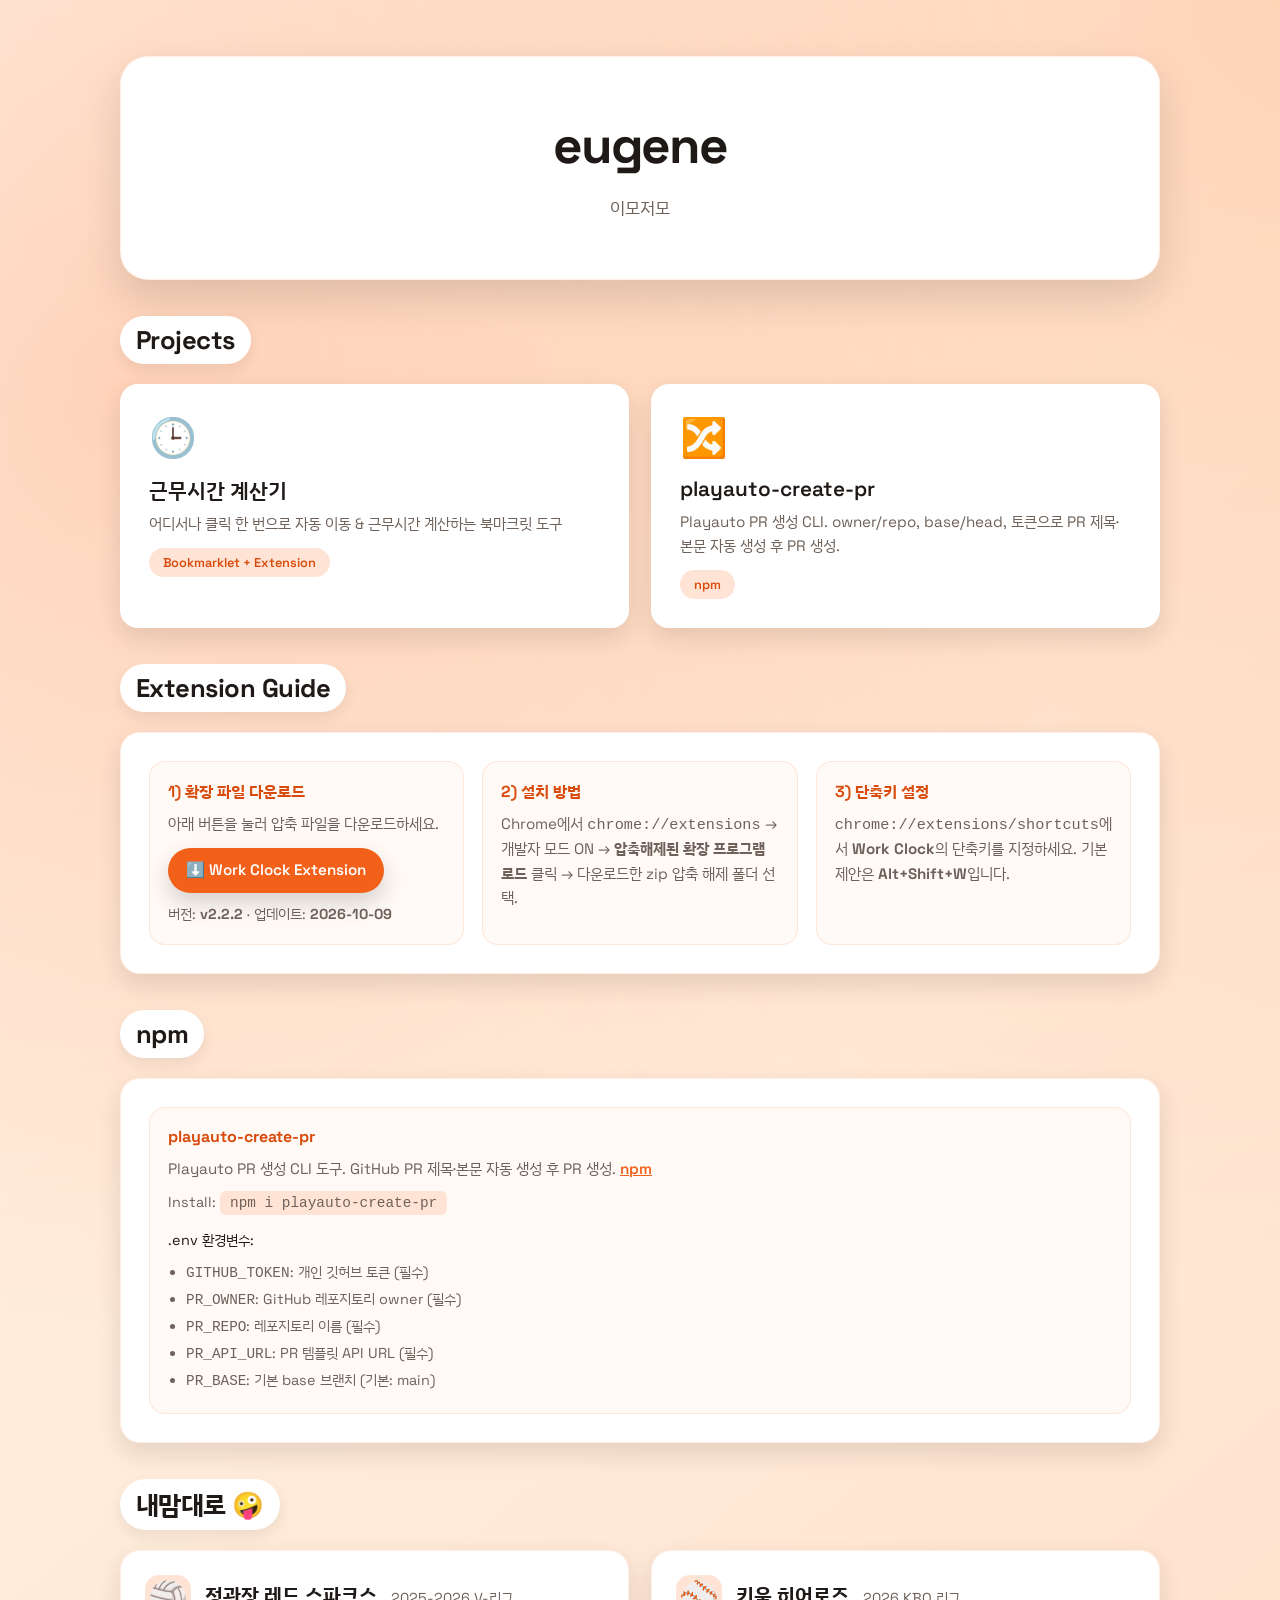
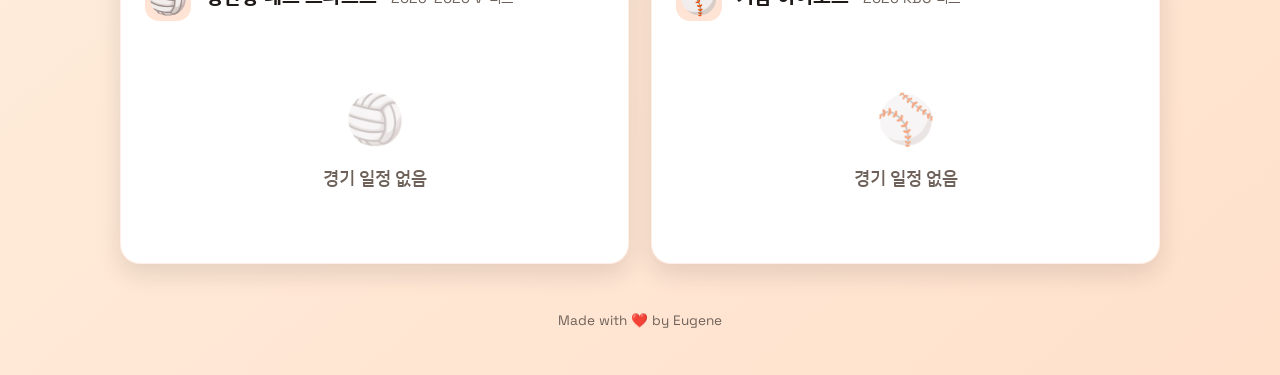
<file: index.html>
<!DOCTYPE html>
<html lang="ko">
<head>
    <meta charset="UTF-8">
    <meta name="viewport" content="width=device-width, initial-scale=1.0">
    <title>Eugene's Profile</title>
    <link rel="icon" href="assets/dev.svg" type="image/svg+xml">
    <link rel="apple-touch-icon" href="assets/dev.svg">
    <style>
        @import url('https://fonts.googleapis.com/css2?family=Space+Grotesk:wght@400;500;600;700&family=IBM+Plex+Sans+KR:wght@400;500;600&display=swap');

        :root {
            color-scheme: light;
            --ink: #1f1a17;
            --muted: #6e6159;
            --cream: #fff7f0;
            --paper: #ffffff;
            --orange-500: #ff7a3b;
            --orange-600: #f2601a;
            --orange-700: #d94b0c;
            --orange-100: #ffe4d6;
            --shadow-soft: 0 18px 40px rgba(31, 26, 23, 0.14);
            --shadow-card: 0 10px 24px rgba(31, 26, 23, 0.12);
            --shadow-hover: 0 16px 30px rgba(31, 26, 23, 0.2);
        }

        * {
            margin: 0;
            padding: 0;
            box-sizing: border-box;
        }

        body {
            font-family: "Space Grotesk", "IBM Plex Sans KR", "Apple SD Gothic Neo", sans-serif;
            color: var(--ink);
            background:
                radial-gradient(circle at top right, rgba(255, 180, 135, 0.45), transparent 55%),
                radial-gradient(circle at 10% 20%, rgba(255, 122, 59, 0.25), transparent 50%),
                linear-gradient(140deg, #fff4ea 0%, #ffeddc 45%, #ffe1cc 100%);
            min-height: 100vh;
            padding: 56px 20px 40px;
        }

        .container {
            max-width: 1040px;
            margin: 0 auto;
        }

        .profile-header {
            background: var(--paper);
            padding: 56px 44px;
            border-radius: 28px;
            box-shadow: var(--shadow-soft);
            text-align: center;
            margin-bottom: 36px;
            border: 1px solid rgba(255, 122, 59, 0.12);
        }

        .profile-header h1 {
            font-size: clamp(2.2rem, 5vw, 3.2rem);
            letter-spacing: -0.04em;
            color: var(--ink);
            margin-bottom: 16px;
        }

        .profile-header p {
            font-size: 1.05rem;
            color: var(--muted);
            line-height: 1.7;
        }

        .section-title {
            color: var(--ink);
            font-size: 1.6rem;
            margin: 12px 0 20px;
            text-align: left;
            letter-spacing: -0.02em;
        }

        .section-title span {
            display: inline-flex;
            align-items: center;
            gap: 10px;
            background: var(--paper);
            padding: 8px 16px;
            border-radius: 999px;
            box-shadow: 0 6px 14px rgba(31, 26, 23, 0.08);
        }

        .projects-grid {
            display: grid;
            grid-template-columns: repeat(auto-fit, minmax(260px, 1fr));
            gap: 22px;
            margin-bottom: 36px;
        }

        .project-card {
            background: var(--paper);
            padding: 28px;
            border-radius: 18px;
            box-shadow: var(--shadow-card);
            transition: transform 0.25s ease, box-shadow 0.25s ease, border-color 0.25s ease;
            cursor: pointer;
            text-decoration: none;
            color: inherit;
            display: block;
            border: 1px solid transparent;
        }

        .project-card:hover {
            transform: translateY(-6px);
            box-shadow: var(--shadow-hover);
            border-color: rgba(255, 122, 59, 0.3);
        }

        .project-icon {
            font-size: 2.4rem;
            margin-bottom: 14px;
        }

        .project-title {
            font-size: 1.3rem;
            color: var(--ink);
            margin-bottom: 8px;
            font-weight: 600;
        }

        .project-description {
            color: var(--muted);
            line-height: 1.6;
            font-size: 0.95rem;
        }

        .project-tag {
            display: inline-flex;
            align-items: center;
            gap: 6px;
            background: var(--orange-100);
            color: var(--orange-700);
            padding: 6px 14px;
            border-radius: 20px;
            font-size: 0.8rem;
            margin-top: 12px;
            font-weight: 600;
        }

        .footer {
            text-align: center;
            color: var(--muted);
            padding: 12px;
            font-size: 0.85rem;
        }

        .guide-section {
            background: var(--paper);
            padding: 28px;
            border-radius: 20px;
            box-shadow: var(--shadow-card);
            border: 1px solid rgba(255, 122, 59, 0.12);
            margin-bottom: 36px;
        }

        .guide-title {
            font-size: 1.2rem;
            margin-bottom: 14px;
            color: var(--ink);
        }

        .guide-grid {
            display: grid;
            grid-template-columns: repeat(auto-fit, minmax(260px, 1fr));
            gap: 18px;
        }

        .guide-card {
            background: #fffaf6;
            border: 1px solid rgba(255, 122, 59, 0.16);
            border-radius: 16px;
            padding: 18px;
        }

        .guide-card h4 {
            margin-bottom: 10px;
            color: var(--orange-700);
            font-size: 1rem;
        }

        .guide-card p {
            color: var(--muted);
            font-size: 0.95rem;
            line-height: 1.6;
        }

        .download-btn {
            display: inline-flex;
            align-items: center;
            gap: 8px;
            padding: 10px 18px;
            border-radius: 999px;
            background: var(--orange-600);
            color: white;
            text-decoration: none;
            font-weight: 600;
            font-size: 0.95rem;
            box-shadow: 0 10px 22px rgba(31, 26, 23, 0.18);
            transition: transform 0.2s ease, box-shadow 0.2s ease, background 0.2s ease;
        }

        .download-btn:hover {
            transform: translateY(-2px);
            box-shadow: 0 14px 26px rgba(31, 26, 23, 0.24);
            background: var(--orange-700);
        }

        /* Sports Schedule Grid */
        .sports-grid {
            display: grid;
            grid-template-columns: repeat(2, minmax(0, 1fr));
            gap: 22px;
            margin-bottom: 36px;
        }

        .schedule-section {
            background: var(--paper);
            padding: 24px;
            border-radius: 20px;
            box-shadow: var(--shadow-card);
            display: flex;
            flex-direction: column;
            border: 1px solid rgba(255, 122, 59, 0.12);
        }

        .schedule-header {
            text-align: left;
            margin-bottom: 18px;
            display: flex;
            align-items: center;
            gap: 14px;
        }

        .schedule-header h2 {
            font-size: 1.25rem;
            margin-bottom: 4px;
        }

        .schedule-header.volleyball h2,
        .schedule-header.baseball h2 {
            color: var(--ink);
        }

        .schedule-header .team-logo {
            font-size: 2rem;
            background: var(--orange-100);
            width: 46px;
            height: 46px;
            border-radius: 14px;
            display: grid;
            place-items: center;
        }

        .schedule-header .season {
            color: var(--muted);
            font-size: 0.9rem;
        }

        .schedule-container {
            max-height: 400px;
            overflow-y: auto;
            padding: 4px;
            flex: 1;
        }

        .schedule-container::-webkit-scrollbar {
            width: 10px;
        }

        .schedule-container::-webkit-scrollbar-track {
            background: #f5ede6;
            border-radius: 999px;
        }

        .schedule-container::-webkit-scrollbar-thumb {
            background: linear-gradient(135deg, var(--orange-500) 0%, var(--orange-700) 100%);
            border-radius: 999px;
        }

        .match-card {
            background: var(--paper);
            border-radius: 12px;
            padding: 14px 16px;
            margin-bottom: 12px;
            box-shadow: 0 4px 12px rgba(31, 26, 23, 0.08);
            transition: transform 0.2s ease, box-shadow 0.2s ease;
            border: 1px solid rgba(255, 122, 59, 0.18);
        }

        .match-card.home {
            background: linear-gradient(135deg, #fff2e7 0%, #ffe0cf 100%);
            border-color: rgba(255, 122, 59, 0.4);
        }

        .match-card.away {
            background: #fffaf6;
            border-color: rgba(255, 122, 59, 0.2);
        }

        .match-card:hover {
            transform: translateX(2px);
            box-shadow: 0 6px 16px rgba(31, 26, 23, 0.16);
        }

        .no-schedule {
            text-align: center;
            padding: 50px 20px;
            color: var(--muted);
        }

        .no-schedule-icon {
            font-size: 3em;
            margin-bottom: 15px;
            opacity: 0.5;
        }

        .no-schedule-text {
            font-size: 1.1em;
            font-weight: 500;
        }

        .match-header {
            display: flex;
            justify-content: space-between;
            align-items: center;
            margin-bottom: 10px;
            padding-bottom: 10px;
            border-bottom: 1px solid rgba(255, 122, 59, 0.2);
        }

        .match-date {
            font-size: 0.95em;
            font-weight: bold;
        }

        .match-time {
            font-size: 0.8em;
            opacity: 0.9;
        }

        .match-round {
            background: rgba(255, 122, 59, 0.15);
            color: var(--orange-700);
            padding: 4px 12px;
            border-radius: 999px;
            font-size: 0.75rem;
            font-weight: 600;
        }

        .match-body {
            display: flex;
            justify-content: space-between;
            align-items: center;
        }

        .match-opponent {
            font-size: 1.05rem;
            font-weight: 600;
        }

        .match-location {
            font-size: 0.8rem;
            color: var(--muted);
            margin-top: 4px;
        }

        .match-badge {
            background: var(--orange-500);
            color: white;
            padding: 6px 12px;
            border-radius: 999px;
            font-weight: 600;
            font-size: 0.75rem;
        }

        .match-card.home .match-badge {
            background: var(--orange-700);
        }

        .loading,
        .error {
            text-align: center;
            padding: 40px;
            color: var(--muted);
            font-size: 1rem;
        }

        .error {
            color: var(--orange-700);
        }

        .reveal {
            opacity: 0;
            transform: translateY(14px);
            animation: rise 0.7s ease forwards;
        }

        .reveal.delay-1 { animation-delay: 0.08s; }
        .reveal.delay-2 { animation-delay: 0.16s; }
        .reveal.delay-3 { animation-delay: 0.24s; }

        @keyframes rise {
            from {
                opacity: 0;
                transform: translateY(14px);
            }
            to {
                opacity: 1;
                transform: translateY(0);
            }
        }

        @media (max-width: 768px) {
            .profile-header h1 {
                font-size: 2rem;
            }

            .profile-header {
                padding: 40px 24px;
            }

            .projects-grid {
                grid-template-columns: 1fr;
            }

            .section-title {
                font-size: 1.35rem;
            }

            .sports-grid {
                grid-template-columns: 1fr;
            }

            .schedule-section {
                padding: 20px;
            }

            .schedule-header h2 {
                font-size: 1.15rem;
            }

            .schedule-container {
                max-height: 350px;
            }

            .match-card {
                padding: 12px;
            }

            .match-header {
                flex-direction: column;
                align-items: flex-start;
                gap: 10px;
            }

            .match-body {
                flex-direction: column;
                align-items: flex-start;
                gap: 10px;
            }

            .match-opponent {
                font-size: 1.1em;
            }
        }
    </style>
</head>
<body>
    <div class="container">
        <!-- Profile Header -->
        <div class="profile-header reveal">
            <h1>eugene</h1>
            <p>이모저모</p>
        </div>

        <!-- Projects Section -->
        <h2 class="section-title reveal delay-1"><span>Projects</span></h2>
        <div class="projects-grid">
            <!-- Work Clock Project -->
            <a href="work-clock.html" class="project-card reveal delay-2">
                <div class="project-icon">🕒</div>
                <h3 class="project-title">근무시간 계산기</h3>
                <p class="project-description">
                    어디서나 클릭 한 번으로 자동 이동 & 근무시간 계산하는 북마크릿 도구
                </p>
                <span class="project-tag">Bookmarklet + Extension</span>
            </a>

            <!-- playauto-create-pr (npm) -->
            <a href="#npm" class="project-card reveal delay-2">
                <div class="project-icon">🔀</div>
                <h3 class="project-title">playauto-create-pr</h3>
                <p class="project-description">
                    Playauto PR 생성 CLI. owner/repo, base/head, 토큰으로 PR 제목·본문 자동 생성 후 PR 생성.
                </p>
                <span class="project-tag">npm</span>
            </a>

            <!-- Add more projects here -->
            <!-- Example:
            <a href="project2.html" class="project-card">
                <div class="project-icon">🎮</div>
                <h3 class="project-title">프로젝트 이름</h3>
                <p class="project-description">
                    프로젝트 설명을 여기에 작성하세요
                </p>
                <span class="project-tag">카테고리</span>
            </a>
            -->
        </div>

        <!-- Extension Guide Section -->
        <h2 class="section-title reveal delay-1"><span>Extension Guide</span></h2>
        <section id="extension-guide" class="guide-section reveal delay-2">
            <div class="guide-grid">
                <div class="guide-card">
                    <h4>1) 확장 파일 다운로드</h4>
                    <p>아래 버튼을 눌러 압축 파일을 다운로드하세요.</p>
                    <p style="margin-top:12px;">
                        <a id="ext-download" class="download-btn" href="downloads/work-clock-extension.zip" download>⬇️ Work Clock Extension</a>
                    </p>
                    <p id="ext-meta" style="margin-top:10px;color:var(--muted);font-size:0.9rem;">
                        버전: <strong id="ext-version">v-</strong> · 업데이트: <strong id="ext-updated">-</strong>
                    </p>
                </div>
                <div class="guide-card">
                    <h4>2) 설치 방법</h4>
                    <p>Chrome에서 <code>chrome://extensions</code> → 개발자 모드 ON → <strong>압축해제된 확장 프로그램 로드</strong> 클릭 → 다운로드한 zip 압축 해제 폴더 선택.</p>
                </div>
                <div class="guide-card">
                    <h4>3) 단축키 설정</h4>
                    <p><code>chrome://extensions/shortcuts</code>에서 <strong>Work Clock</strong>의 단축키를 지정하세요. 기본 제안은 <strong>Alt+Shift+W</strong>입니다.</p>
                </div>
            </div>
        </section>

        <!-- npm Package: playauto-create-pr -->
        <h2 id="npm" class="section-title reveal delay-1"><span>npm</span></h2>
        <section class="guide-section reveal delay-2">
            <div class="guide-grid">
                <div class="guide-card">
                    <h4>playauto-create-pr</h4>
                    <p>Playauto PR 생성 CLI 도구. GitHub PR 제목·본문 자동 생성 후 PR 생성. <a href="https://www.npmjs.com/package/playauto-create-pr" target="_blank" rel="noopener noreferrer" style="color:var(--orange-600);font-weight:600;">npm</a></p>
                    <p style="margin-top:10px;color:var(--muted);font-size:0.9rem;">Install: <code style="background:var(--orange-100);padding:4px 10px;border-radius:6px;">npm i playauto-create-pr</code></p>
                    <p style="margin-top:14px;font-size:0.9rem;color:var(--ink);">.env 환경변수:</p>
                    <ul style="margin:8px 0 0;padding-left:18px;color:var(--muted);font-size:0.9rem;line-height:1.8;">
                        <li><code>GITHUB_TOKEN</code>: 개인 깃허브 토큰 (필수)</li>
                        <li><code>PR_OWNER</code>: GitHub 레포지토리 owner (필수)</li>
                        <li><code>PR_REPO</code>: 레포지토리 이름 (필수)</li>
                        <li><code>PR_API_URL</code>: PR 템플릿 API URL (필수)</li>
                        <li><code>PR_BASE</code>: 기본 base 브랜치 (기본: main)</li>
                    </ul>
                </div>
            </div>
        </section>

        <!-- Sports Schedule Section -->
        <h2 class="section-title reveal delay-1"><span>내맘대로 🤪</span></h2>
        <div class="sports-grid">
            <!-- Volleyball Schedule -->
            <div class="schedule-section reveal delay-2">
                <div class="schedule-header volleyball">
                    <div class="team-logo">🏐</div>
                    <h2 id="volleyball-team-name">경기 일정</h2>
                    <p class="season" id="volleyball-season-info">로딩 중...</p>
                </div>
                <div id="volleyball-schedule-content" class="loading">
                    경기 일정을 불러오는 중...
                </div>
            </div>

            <!-- Baseball Schedule -->
            <div class="schedule-section reveal delay-3">
                <div class="schedule-header baseball">
                    <div class="team-logo">⚾</div>
                    <h2 id="baseball-team-name">경기 일정</h2>
                    <p class="season" id="baseball-season-info">로딩 중...</p>
                </div>
                <div id="baseball-schedule-content" class="loading">
                    경기 일정을 불러오는 중...
                </div>
            </div>
        </div>

        <!-- Footer -->
        <div class="footer reveal delay-2">
            <p>Made with ❤️ by Eugene</p>
        </div>
    </div>

    <script>
        // 확장 메타 정보 표시
        (async () => {
            try {
                const res = await fetch('extensions/work-clock/manifest.json', { cache: 'no-store' });
                if (!res.ok) return;
                const data = await res.json();
                const versionEl = document.getElementById('ext-version');
                const updatedEl = document.getElementById('ext-updated');
                const downloadEl = document.getElementById('ext-download');
                if (versionEl && data.version) versionEl.textContent = `v${data.version}`;
                if (updatedEl && data.x_last_updated) updatedEl.textContent = data.x_last_updated;
                if (downloadEl && data.version) downloadEl.href = `downloads/work-clock-extension-v${data.version}.zip`;
            } catch (e) {
                // ignore display failures
            }
        })();

        // 날짜 포맷팅 함수
        function formatDate(dateString) {
            const date = new Date(dateString);
            const year = date.getFullYear();
            const month = date.getMonth() + 1;
            const day = date.getDate();
            const days = ['일', '월', '화', '수', '목', '금', '토'];
            const dayOfWeek = days[date.getDay()];

            return `${year}.${month}.${day} (${dayOfWeek})`;
        }

        // 오늘 이후 경기만 필터링
        function filterUpcomingMatches(matches) {
            const today = new Date();
            today.setHours(0, 0, 0, 0);

            return matches.filter(match => {
                const matchDate = new Date(match.date);
                matchDate.setHours(0, 0, 0, 0);
                return matchDate >= today;
            });
        }

        // 경기 일정 로드 및 표시
        async function loadSchedule(jsonFile, teamNameId, seasonInfoId, contentId, sportIcon) {
            try {
                const response = await fetch(jsonFile);
                if (!response.ok) {
                    throw new Error('경기 일정을 불러올 수 없습니다.');
                }

                const data = await response.json();
                const upcomingMatches = filterUpcomingMatches(data.matches);
                displaySchedule(data, upcomingMatches, teamNameId, seasonInfoId, contentId, sportIcon);
            } catch (error) {
                console.error(`Error loading ${jsonFile}:`, error);
                document.getElementById(contentId).className = 'error';
                document.getElementById(contentId).innerHTML = '경기 일정을 불러오는데 실패했습니다.';
            }
        }

        // 경기 일정 표시
        function displaySchedule(data, matches, teamNameId, seasonInfoId, contentId, sportIcon) {
            const teamNameEl = document.getElementById(teamNameId);
            const seasonInfoEl = document.getElementById(seasonInfoId);
            const scheduleContentEl = document.getElementById(contentId);

            // 헤더 정보 업데이트
            teamNameEl.textContent = data.team;
            seasonInfoEl.textContent = data.season;

            // 경기가 없는 경우
            if (matches.length === 0) {
                scheduleContentEl.className = 'no-schedule';
                scheduleContentEl.innerHTML = `
                    <div class="no-schedule-icon">${sportIcon}</div>
                    <div class="no-schedule-text">경기 일정 없음</div>
                `;
                return;
            }

            // 경기 일정 컨테이너 생성
            const container = document.createElement('div');
            container.className = 'schedule-container';

            // 각 경기 카드 생성
            matches.forEach(match => {
                const card = document.createElement('div');
                card.className = `match-card ${match.home ? 'home' : 'away'}`;

                card.innerHTML = `
                    <div class="match-header">
                        <div>
                            <div class="match-date">${formatDate(match.date)}</div>
                            <div class="match-time">${match.time}</div>
                        </div>
                        <div class="match-round">${match.round}</div>
                    </div>
                    <div class="match-body">
                        <div>
                            <div class="match-opponent">vs ${match.opponent}</div>
                            <div class="match-location">📍 ${match.location}</div>
                        </div>
                        <div class="match-badge">${match.home ? 'HOME' : 'AWAY'}</div>
                    </div>
                `;

                container.appendChild(card);
            });

            // 기존 로딩 메시지 제거하고 일정 표시
            scheduleContentEl.className = '';
            scheduleContentEl.innerHTML = '';
            scheduleContentEl.appendChild(container);
        }

        // 페이지 로드 시 실행
        window.addEventListener('DOMContentLoaded', () => {
            // 배구 일정 로드
            loadSchedule(
                'data/volleyball-schedule.json',
                'volleyball-team-name',
                'volleyball-season-info',
                'volleyball-schedule-content',
                '🏐'
            );

            // 야구 일정 로드
            loadSchedule(
                'data/kiwoom-schedule.json',
                'baseball-team-name',
                'baseball-season-info',
                'baseball-schedule-content',
                '⚾'
            );
        });
    </script>
</body>
</html>
</file>
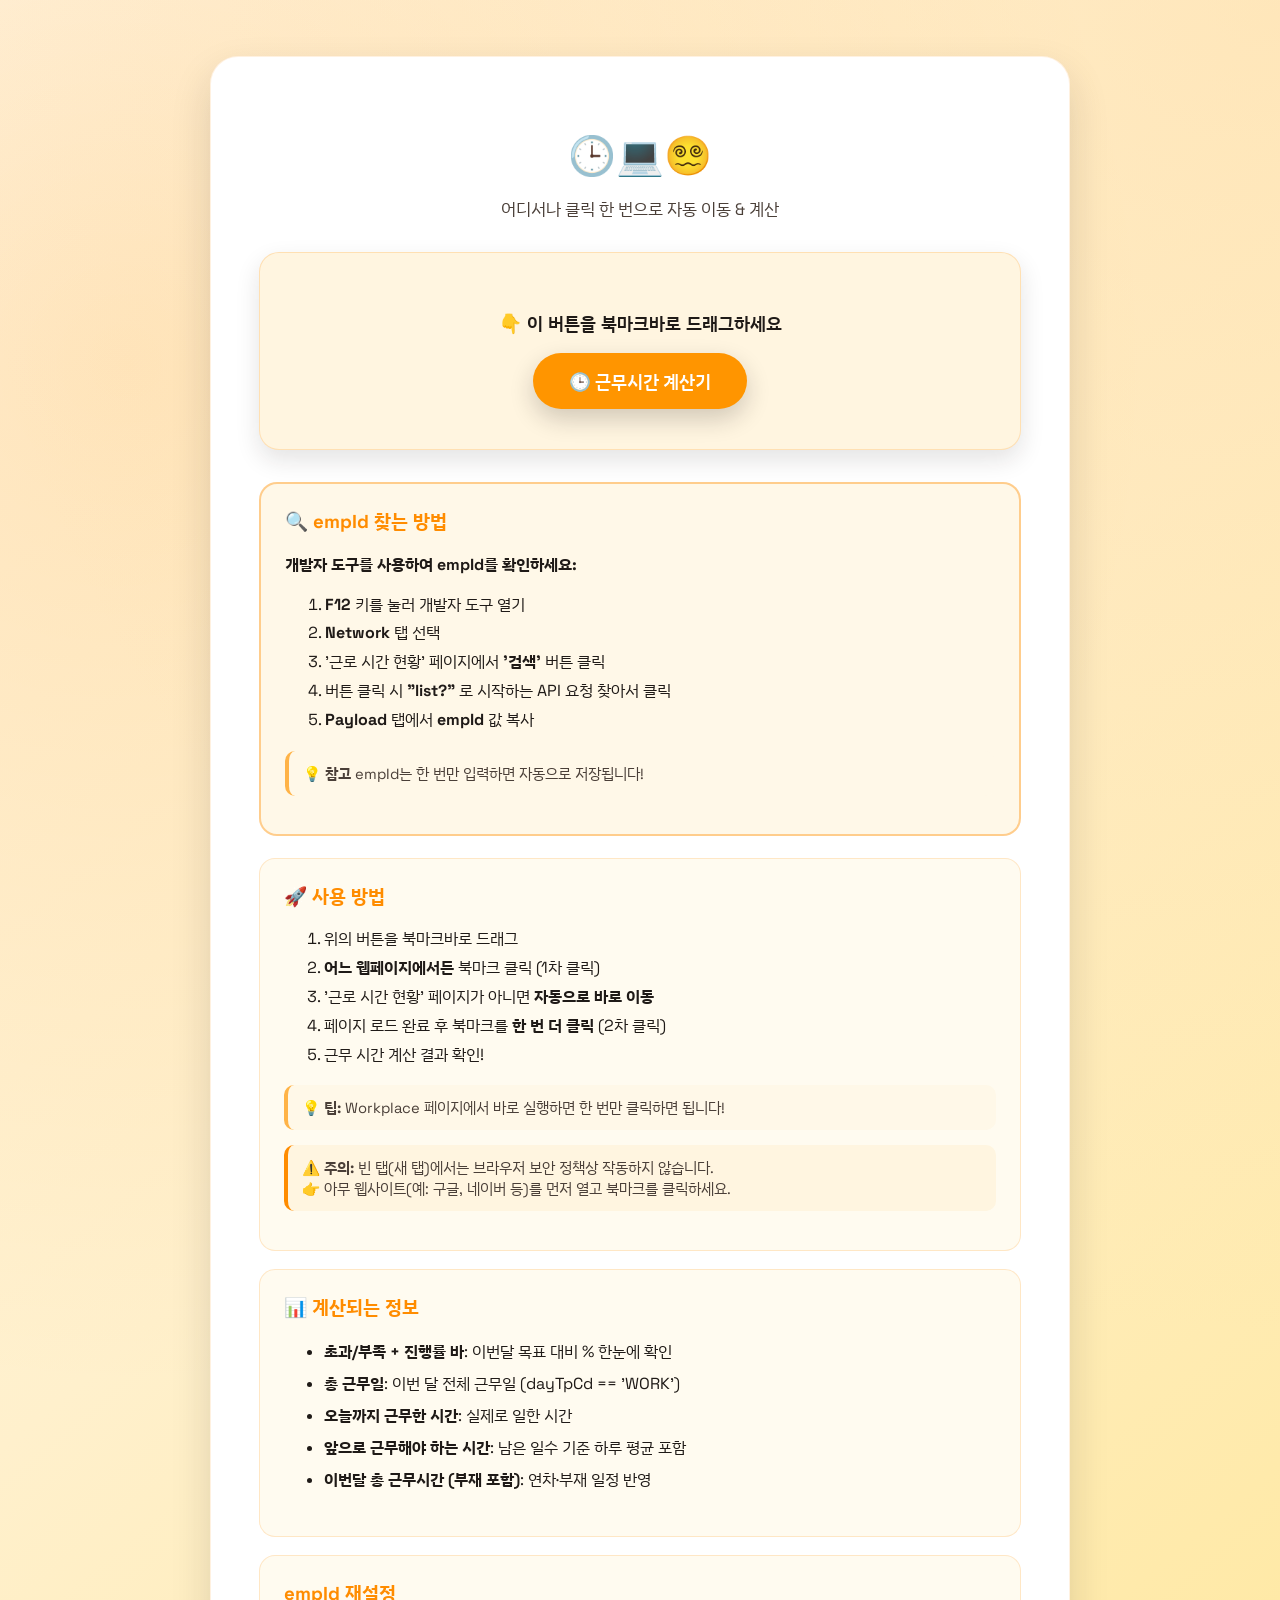
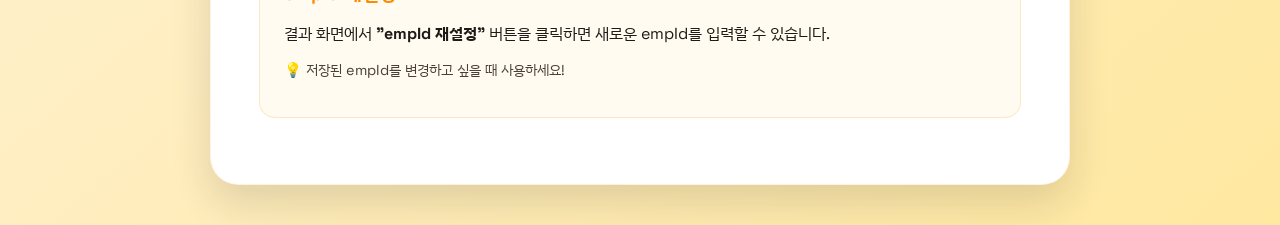
<file: work-clock.html>
<!DOCTYPE html>
<html lang="ko">
<head>
    <meta charset="UTF-8">
    <title>근무시간 계산기 - 자동 이동</title>
    <link rel="icon" href="assets/clock.svg" type="image/svg+xml">
    <link rel="apple-touch-icon" href="assets/clock.svg">
    <style>
        @import url('https://fonts.googleapis.com/css2?family=Space+Grotesk:wght@400;500;600;700&family=IBM+Plex+Sans+KR:wght@400;500;600&display=swap');

        :root {
            color-scheme: light;
            --ink: #1f1a17;
            --muted: #4a3f38;
            --cream: #fff7f0;
            --paper: #ffffff;
            --orange-500: #FFB347;
            --orange-600: #FF9500;
            --orange-700: #FF8C00;
            --orange-100: #FFE8A0;
            --shadow-soft: 0 18px 40px rgba(31, 26, 23, 0.14);
            --shadow-card: 0 10px 24px rgba(31, 26, 23, 0.12);
        }

        body {
            font-family: "Space Grotesk", "IBM Plex Sans KR", "Apple SD Gothic Neo", sans-serif;
            color: var(--ink);
            max-width: 860px;
            margin: 0 auto;
            padding: 56px 20px 40px;
            background:
                radial-gradient(circle at top right, rgba(255, 200, 120, 0.28), transparent 60%),
                radial-gradient(circle at 10% 20%, rgba(255, 140, 0, 0.16), transparent 55%),
                linear-gradient(140deg, #fff8e8 0%, #fff0cc 50%, #ffe8a0 100%);
            min-height: 100vh;
        }
        .container {
            background: var(--paper);
            padding: 48px;
            border-radius: 28px;
            box-shadow: var(--shadow-soft);
            border: 1px solid rgba(255, 140, 0, 0.12);
        }
        h1 {
            color: var(--ink);
            text-align: center;
            margin-bottom: 15px;
            font-size: 2.4rem;
        }
        .subtitle {
            text-align: center;
            color: var(--muted);
            margin-bottom: 32px;
            font-size: 1.05rem;
        }
        .install-box {
            background: #FFF5E0;
            padding: 40px;
            border-radius: 20px;
            text-align: center;
            margin: 32px 0;
            box-shadow: var(--shadow-card);
            border: 1px solid rgba(255, 140, 0, 0.2);
        }
        .install-box p {
            color: var(--ink);
            margin-bottom: 18px;
            font-size: 1.15rem;
            font-weight: 600;
        }
        .bookmarklet {
            display: inline-block;
            padding: 16px 36px;
            background: var(--orange-600);
            color: #fff;
            text-decoration: none;
            border-radius: 999px;
            font-weight: 600;
            font-size: 1.1rem;
            cursor: move;
            box-shadow: 0 10px 24px rgba(31, 26, 23, 0.2);
            transition: transform 0.25s ease, box-shadow 0.25s ease, background 0.25s ease;
        }
        .bookmarklet:hover {
            transform: translateY(-3px);
            box-shadow: 0 14px 30px rgba(31, 26, 23, 0.25);
            background: var(--orange-700);
        }
        .feature {
            background: #FFFBF0;
            padding: 24px;
            border-radius: 16px;
            margin: 18px 0;
            border: 1px solid rgba(255, 140, 0, 0.18);
        }
        .feature h3 {
            color: var(--orange-700);
            margin-top: 0;
            margin-bottom: 10px;
        }
        .highlight {
            background: #FFF8E8;
            border: 2px solid rgba(255, 140, 0, 0.4);
            padding: 24px;
            border-radius: 18px;
            margin: 22px 0;
        }
        .highlight h3 {
            color: var(--orange-700);
            margin-top: 0;
        }
        code {
            background: var(--orange-100);
            padding: 2px 8px;
            border-radius: 6px;
            font-family: "SFMono-Regular", "Consolas", "Monaco", monospace;
            color: var(--orange-700);
        }
        ul { line-height: 2; }
        ol { line-height: 1.8; }

        .tip {
            margin-top: 14px;
            padding: 12px 14px;
            background: #FFF8E8;
            border-radius: 10px;
            border-left: 4px solid var(--orange-500);
            font-size: 0.92rem;
            color: var(--muted);
        }
        .warn {
            margin-top: 10px;
            padding: 12px 14px;
            background: #FFF5E0;
            border-radius: 10px;
            border-left: 4px solid var(--orange-700);
            font-size: 0.92rem;
            color: var(--muted);
        }

        @media (max-width: 720px) {
            body { padding: 40px 16px; }
            .container { padding: 32px 24px; }
            .install-box { padding: 28px 20px; }
            h1 { font-size: 2rem; }
        }
    </style>
</head>
<body>
    <div class="container">
        <h1>🕒💻😵‍💫</h1>
        <p class="subtitle">어디서나 클릭 한 번으로 자동 이동 & 계산</p>

        <div class="install-box">
            <p>👇 이 버튼을 북마크바로 드래그하세요</p>
            <a id="bookmarklet" href="#" class="bookmarklet">🕒 근무시간 계산기</a>
        </div>

        <div class="highlight">
            <h3>🔍 empId 찾는 방법</h3>
            <p><strong>개발자 도구를 사용하여 empId를 확인하세요:</strong></p>
            <ol>
                <li><strong>F12</strong> 키를 눌러 개발자 도구 열기</li>
                <li><strong>Network</strong> 탭 선택</li>
                <li>'근로 시간 현황' 페이지에서 <strong>'검색'</strong> 버튼 클릭</li>
                <li>버튼 클릭 시 <strong>"list?"</strong> 로 시작하는 API 요청 찾아서 클릭</li>
                <li><strong>Payload</strong> 탭에서 <strong>empId</strong> 값 복사</li>
            </ol>
            <p class="tip">
                💡 <strong>참고</strong> empId는 한 번만 입력하면 자동으로 저장됩니다!
            </p>
        </div>

        <div class="feature">
            <h3>🚀 사용 방법</h3>
            <ol>
                <li>위의 버튼을 북마크바로 드래그</li>
                <li><strong>어느 웹페이지에서든</strong> 북마크 클릭 (1차 클릭)</li>
                <li>'근로 시간 현황' 페이지가 아니면 <strong>자동으로 바로 이동</strong></li>
                <li>페이지 로드 완료 후 북마크를 <strong>한 번 더 클릭</strong> (2차 클릭)</li>
                <li>근무 시간 계산 결과 확인!</li>
            </ol>
            <p class="tip">
                💡 <strong>팁:</strong> Workplace 페이지에서 바로 실행하면 한 번만 클릭하면 됩니다!
            </p>
            <p class="warn">
                ⚠️ <strong>주의:</strong> 빈 탭(새 탭)에서는 브라우저 보안 정책상 작동하지 않습니다.<br>
                👉 아무 웹사이트(예: 구글, 네이버 등)를 먼저 열고 북마크를 클릭하세요.
            </p>
        </div>

        <div class="feature">
            <h3>📊 계산되는 정보</h3>
            <ul>
                <li><strong>초과/부족 + 진행률 바</strong>: 이번달 목표 대비 % 한눈에 확인</li>
                <li><strong>총 근무일</strong>: 이번 달 전체 근무일 (dayTpCd == 'WORK')</li>
                <li><strong>오늘까지 근무한 시간</strong>: 실제로 일한 시간</li>
                <li><strong>앞으로 근무해야 하는 시간</strong>: 남은 일수 기준 하루 평균 포함</li>
                <li><strong>이번달 총 근무시간 (부재 포함)</strong>: 연차·부재 일정 반영</li>
            </ul>
        </div>

        <div class="feature">
            <h3>empId 재설정</h3>
            <p>결과 화면에서 <strong>"empId 재설정"</strong> 버튼을 클릭하면 새로운 empId를 입력할 수 있습니다.</p>
            <p style="color: var(--muted); font-size: 0.9rem;">💡 저장된 empId를 변경하고 싶을 때 사용하세요!</p>
        </div>
    </div>

    <script>
        const bookmarkletSource = `
(function() {
    const targetUrl = 'https://workplace.worksmobile.com/my-space/work-statistics';
    const isWorkplacePage = window.location.href.includes('workplace.worksmobile.com/my-space/work-statistics');

    const autoRunFlag = sessionStorage.getItem('work_clock_autorun');
    const wasAutoRedirected = autoRunFlag === 'pending';

    if (!isWorkplacePage) {
        sessionStorage.setItem('work_clock_autorun', 'pending');
        window.location.href = targetUrl;
        return;
    }

    if (wasAutoRedirected) {
        sessionStorage.removeItem('work_clock_autorun');
        if (document.readyState === 'loading') {
            alert('⏳ 페이지가 로딩 중입니다. 잠시 후 북마크를 다시 클릭해주세요.');
            return;
        }
    }

    const now = new Date();
    const year = now.getFullYear();
    const month = String(now.getMonth() + 1).padStart(2, '0');
    const fromDate = year + month + '01';
    const lastDay = new Date(year, now.getMonth() + 1, 0).getDate();
    const toDate = year + month + String(lastDay).padStart(2, '0');

    let empId = localStorage.getItem('work_clock_empId');

    if (!empId) {
        empId = prompt('📝 empId를 입력하세요\\n\\n🔍 empId 찾는 방법:\\n1. F12 개발자 도구 열기\\n2. Network 탭 선택\\n3. 검색 버튼 클릭\\n4. list? API의 Payload 탭에서 empId 복사\\n\\n💡 한 번만 입력하면 자동 저장됩니다!');
        if (!empId) {
            alert('❌ empId가 필요합니다.');
            return;
        }
    }

    localStorage.setItem('work_clock_empId', empId);

    const apiUrl = 'https://workplace.worksmobile.com/my-space/work-statistics/list?fromDate=' + fromDate +
                   '&toDate=' + toDate + '&empId=' + empId + '&chkWorkingDay=Y&_=' + Date.now();

    function removeAllWorkClockOverlays() {
        document.querySelectorAll('#work-clock-overlay, #work-clock-loading, #work-clock-style').forEach((el) => el.remove());
    }

    removeAllWorkClockOverlays();

    const overlay = document.createElement('div');
    overlay.id = 'work-clock-overlay';
    overlay.style.cssText = 'position:fixed;inset:0;background:rgba(0,0,0,0.2);z-index:10000;display:flex;align-items:center;justify-content:center;padding:20px;';

    const loadingDiv = document.createElement('div');
    loadingDiv.id = 'work-clock-loading';
    loadingDiv.style.cssText = 'background:#ffffff;padding:28px;border-radius:18px;box-shadow:0 18px 40px rgba(31,26,23,0.2);font-family:"Space Grotesk","IBM Plex Sans KR","Apple SD Gothic Neo",sans-serif;min-width:360px;max-width:520px;width:100%;border:1px solid rgba(255,140,0,0.2);';
    loadingDiv.innerHTML = '<div style="text-align:center;color:#4a3f38">⏳ 근무 기록을 불러오는 중...</div>';
    overlay.appendChild(loadingDiv);
    document.body.appendChild(overlay);

    const onOverlayKeydown = (e) => {
        if (e.key === 'Escape') {
            removeAllWorkClockOverlays();
            document.removeEventListener('keydown', onOverlayKeydown);
        }
    };

    overlay.addEventListener('click', (e) => {
        if (e.target === overlay) {
            removeAllWorkClockOverlays();
            document.removeEventListener('keydown', onOverlayKeydown);
        }
    });
    document.addEventListener('keydown', onOverlayKeydown);

    if (!document.getElementById('work-clock-style')) {
        const styleTag = document.createElement('style');
        styleTag.id = 'work-clock-style';
        styleTag.textContent = \`
            .work-clock-modal { min-width: 360px; color: #1f1a17; background: #ffffff; }
            .work-clock-title {
                margin: 0 0 14px 0; text-align: center; font-size: 1.25rem;
                border-bottom: 2px solid rgba(255,140,0,0.3); padding-bottom: 10px;
                display: flex; align-items: center; justify-content: center; gap: 8px;
            }
            .work-clock-title .icon {
                font-size: 0.95rem;
            }
            .work-clock-hero {
                padding: 14px; border-radius: 14px;
                border: 2px solid #FF8C00;
                margin-bottom: 8px;
                display: grid; gap: 6px;
            }
            .work-clock-hero.over {
                border-color: #0f7b4f;
            }
            .work-clock-hero .work-clock-label { margin-bottom: 0; }
            .work-clock-hero .work-clock-note { margin-top: 0; }
            .work-clock-stack { display: grid; gap: 8px; color: #2a201a; line-height: 1.7; }
            .work-clock-card {
                background: #FFFBF0; padding: 12px; border-radius: 12px;
                border: 1px solid rgba(255,140,0,0.2);
            }
            .work-clock-card.alt { background: #FFFDF5; border-color: rgba(255,140,0,0.16); }
            .work-clock-label { font-size: 0.85em; color: #4a3f38; margin-bottom: 4px; }
            .work-clock-value { font-size: 1.2em; font-weight: 600; color: #C06400; }
            .work-clock-note { font-size: 0.82em; color: #4a3f38; margin-top: 4px; }
            .work-clock-actions { display: flex; gap: 10px; margin-top: 14px; }
            .work-clock-btn {
                border: none; border-radius: 999px; cursor: pointer;
                font-weight: 600; padding: 12px; font-size: 14px;
            }
            .work-clock-btn.secondary { flex: 1; background: #1f1a17; color: white; }
            .work-clock-btn.primary {
                flex: 2; background: #FF8C00; color: white;
            }
        \`;
        document.head.appendChild(styleTag);
    }

    const iconCandidates = ['.ico_globe','.icon-globe','.ico_world','.icon-world','.icon-global'];
    iconCandidates.forEach(selector => {
        const target = document.querySelector(selector);
        if (target && !target.dataset.workClockReplaced) {
            const clock = document.createElement('span');
            clock.textContent = '🕒';
            clock.style.cssText = 'font-size:18px;display:inline-block;margin-right:6px;';
            clock.dataset.workClockReplaced = 'true';
            target.replaceWith(clock);
        }
    });

    fetch(apiUrl)
        .then(r => {
            if (!r.ok) throw new Error('HTTP error! status: ' + r.status);
            return r.json();
        })
        .then(data => {
            if (!data.data || !data.data.list) {
                throw new Error('예상치 못한 응답 형식입니다.');
            }

            const records = data.data.list;
            const today = new Date();
            today.setHours(0, 0, 0, 0);

            let workedMinutes = 0;
            let totalMonthMinutes = 0;
            let totalWorkDays = 0;
            let pastWorkDays = 0;
            let workedToday = false;
            let todayInProgress = false;

            records.forEach(record => {
                if (record.dayTpCd !== 'WORK') return;
                totalWorkDays++;

                const recordDate = new Date(
                    record.checkYmd.substring(0, 4),
                    parseInt(record.checkYmd.substring(4, 6)) - 1,
                    parseInt(record.checkYmd.substring(6, 8))
                );

                const isToday = recordDate.getTime() === today.getTime();
                const workTime = record.sumWorkTime;
                const hasWorkTime = workTime && workTime !== '0000';

                let timeMinutes = 0;
                if (hasWorkTime) {
                    const hours = parseInt(workTime.substring(0, 2), 10);
                    const minutes = parseInt(workTime.substring(2, 4), 10);
                    if (!isNaN(hours) && !isNaN(minutes)) {
                        timeMinutes = hours * 60 + minutes;
                        totalMonthMinutes += timeMinutes;
                    }
                }

                if (recordDate < today) {
                    pastWorkDays++;
                    workedMinutes += timeMinutes;
                } else if (isToday) {
                    if (hasWorkTime) {
                        pastWorkDays++;
                        workedToday = true;
                        workedMinutes += timeMinutes;
                    } else {
                        todayInProgress = true;
                    }
                }
            });

            const shouldHaveWorked = pastWorkDays * 8 * 60;
            const totalRequiredMinutes = totalWorkDays * 8 * 60;
            const differenceMinutes = workedMinutes - shouldHaveWorked;
            const remainingWorkDays = totalWorkDays - pastWorkDays;

            const futureLeaveMinutes = totalMonthMinutes - workedMinutes;
            const totalMonthHours = Math.floor(totalMonthMinutes / 60);
            const totalMonthMins = totalMonthMinutes % 60;
            const futureLeaveHours = Math.floor(futureLeaveMinutes / 60);
            const futureLeaveMins = futureLeaveMinutes % 60;

            let todayStatus = '오늘 제외';
            if (workedToday) todayStatus = '오늘 포함';
            else if (todayInProgress) todayStatus = '오늘 진행 중 (퇴근 미체크)';

            const workedHours = Math.floor(workedMinutes / 60);
            const workedMins = workedMinutes % 60;
            const shouldWorkMoreHours = Math.floor(shouldWorkMore / 60);
            const shouldWorkMoreMins = shouldWorkMore % 60;
            const diffHours = Math.floor(Math.abs(differenceMinutes) / 60);
            const diffMins = Math.abs(differenceMinutes) % 60;
            const isOverTime = differenceMinutes > 0;

            const differenceText = isOverTime
                ? '<span style="color:#0f7b4f;font-weight:700;font-size:1.4em;">+' + diffHours + '시간 ' + diffMins + '분 초과 ✨</span>'
                : '<span style="color:#FF8C00;font-weight:700;font-size:1.4em;">' + diffHours + '시간 ' + diffMins + '분 부족 ⚠️</span>';

            loadingDiv.innerHTML = \`
                <div class="work-clock-modal">
                    <h2 class="work-clock-title">
                        <span class="icon">🕒</span>
                        \${year}년 \${month}월 근무 현황
                    </h2>

                    <div class="work-clock-hero \${isOverTime ? 'over' : ''}">
                        <div class="work-clock-label">⚖️ 현재 초과/부족</div>
                        <div>\${differenceText}</div>
                        <div class="work-clock-note">
                            근무 \${workedHours}h \${workedMins}m / 목표 \${Math.floor(shouldHaveWorked/60)}h \${shouldHaveWorked%60}m · \${todayStatus}
                        </div>
                    </div>

                    <div class="work-clock-stack">
                        <div class="work-clock-card">
                            <div class="work-clock-label">📅 총 근무일</div>
                            <div><strong>\${totalWorkDays}일</strong> · 지난 \${pastWorkDays}일 + 남은 \${remainingWorkDays}일</div>
                        </div>

                        \${futureLeaveMinutes > 0 ? \`
                        <div style="display:grid;grid-template-columns:1fr 1fr;gap:8px;">
                            <div class="work-clock-card">
                                <div class="work-clock-label">✅ 오늘까지 근무한 시간</div>
                                <div class="work-clock-value">\${workedHours}시간 \${workedMins}분</div>
                            </div>
                            <div class="work-clock-card">
                                <div class="work-clock-label">📊 이번달 총 근무시간 (부재 포함)</div>
                                <div class="work-clock-value">\${totalMonthHours}시간 \${totalMonthMins}분</div>
                                <div class="work-clock-note">부재 확정 \${futureLeaveHours}h \${futureLeaveMins}m 포함</div>
                            </div>
                        </div>
                        \` : \`
                        <div class="work-clock-card">
                            <div class="work-clock-label">✅ 오늘까지 근무한 시간</div>
                            <div class="work-clock-value">\${workedHours}시간 \${workedMins}분</div>
                        </div>
                        \`}

                        <div class="work-clock-card alt">
                            <div class="work-clock-label">📋 앞으로 근무해야 하는 시간</div>
                            <div class="work-clock-value">\${shouldWorkMoreHours}시간 \${shouldWorkMoreMins}분</div>
                        </div>
                    </div>

                    <div class="work-clock-actions">
                        <button id="work-clock-reset-empid" class="work-clock-btn secondary">empId 재설정</button>
                        <button id="work-clock-close" class="work-clock-btn primary">닫기</button>
                    </div>
                </div>
            \`;

            document.getElementById('work-clock-close').addEventListener('click', () => {
                removeAllWorkClockOverlays();
                document.removeEventListener('keydown', onOverlayKeydown);
            });

            document.getElementById('work-clock-reset-empid').addEventListener('click', () => {
                localStorage.removeItem('work_clock_empId');
                removeAllWorkClockOverlays();
                document.removeEventListener('keydown', onOverlayKeydown);
                alert('✅ empId가 초기화되었습니다.\\n북마크를 다시 클릭하여 새로운 empId를 입력하세요.');
            });
        })
        .catch(err => {
            console.error('Error:', err);
            loadingDiv.innerHTML = \`
                <div style="color:#FF8C00">
                    <h3>❌ 오류 발생</h3>
                    <p>\${err.message}</p>
                    <p style="font-size:0.9em;color:#4a3f38">개발자 콘솔(F12)을 확인하세요.</p>
                    <button onclick="document.querySelectorAll('#work-clock-overlay, #work-clock-loading, #work-clock-style').forEach(el => el.remove())" style="margin-top:10px;padding:10px 20px;background:#FF8C00;color:white;border:none;border-radius:999px;cursor:pointer">
                        닫기
                    </button>
                </div>
            \`;
        });
})();
        `;

        const bookmarkletCode = 'javascript:' + encodeURIComponent(bookmarkletSource.trim());
        const bookmarkletElement = document.getElementById('bookmarklet');
        bookmarkletElement.href = bookmarkletCode;

        bookmarkletElement.addEventListener('click', function(e) {
            e.preventDefault();
            eval(bookmarkletSource);
        });
    </script>
</body>
</html>
</file>
